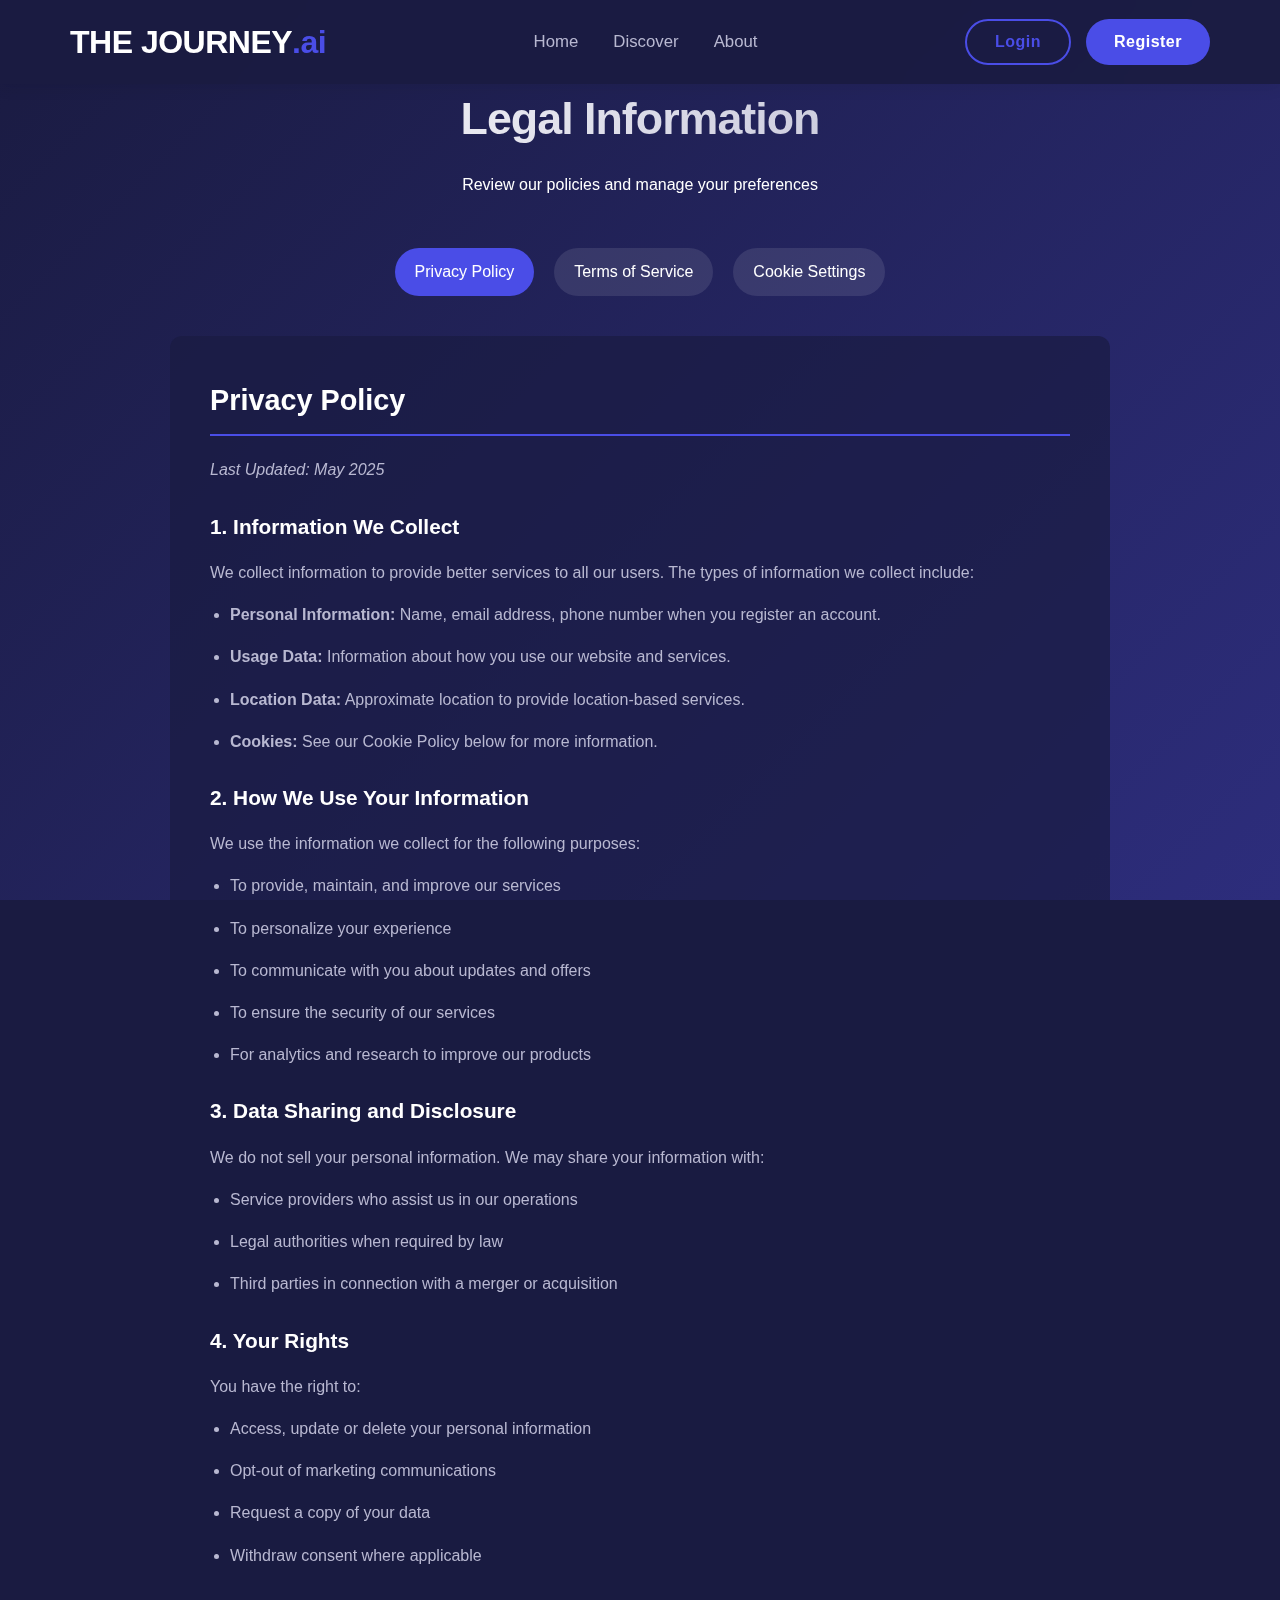
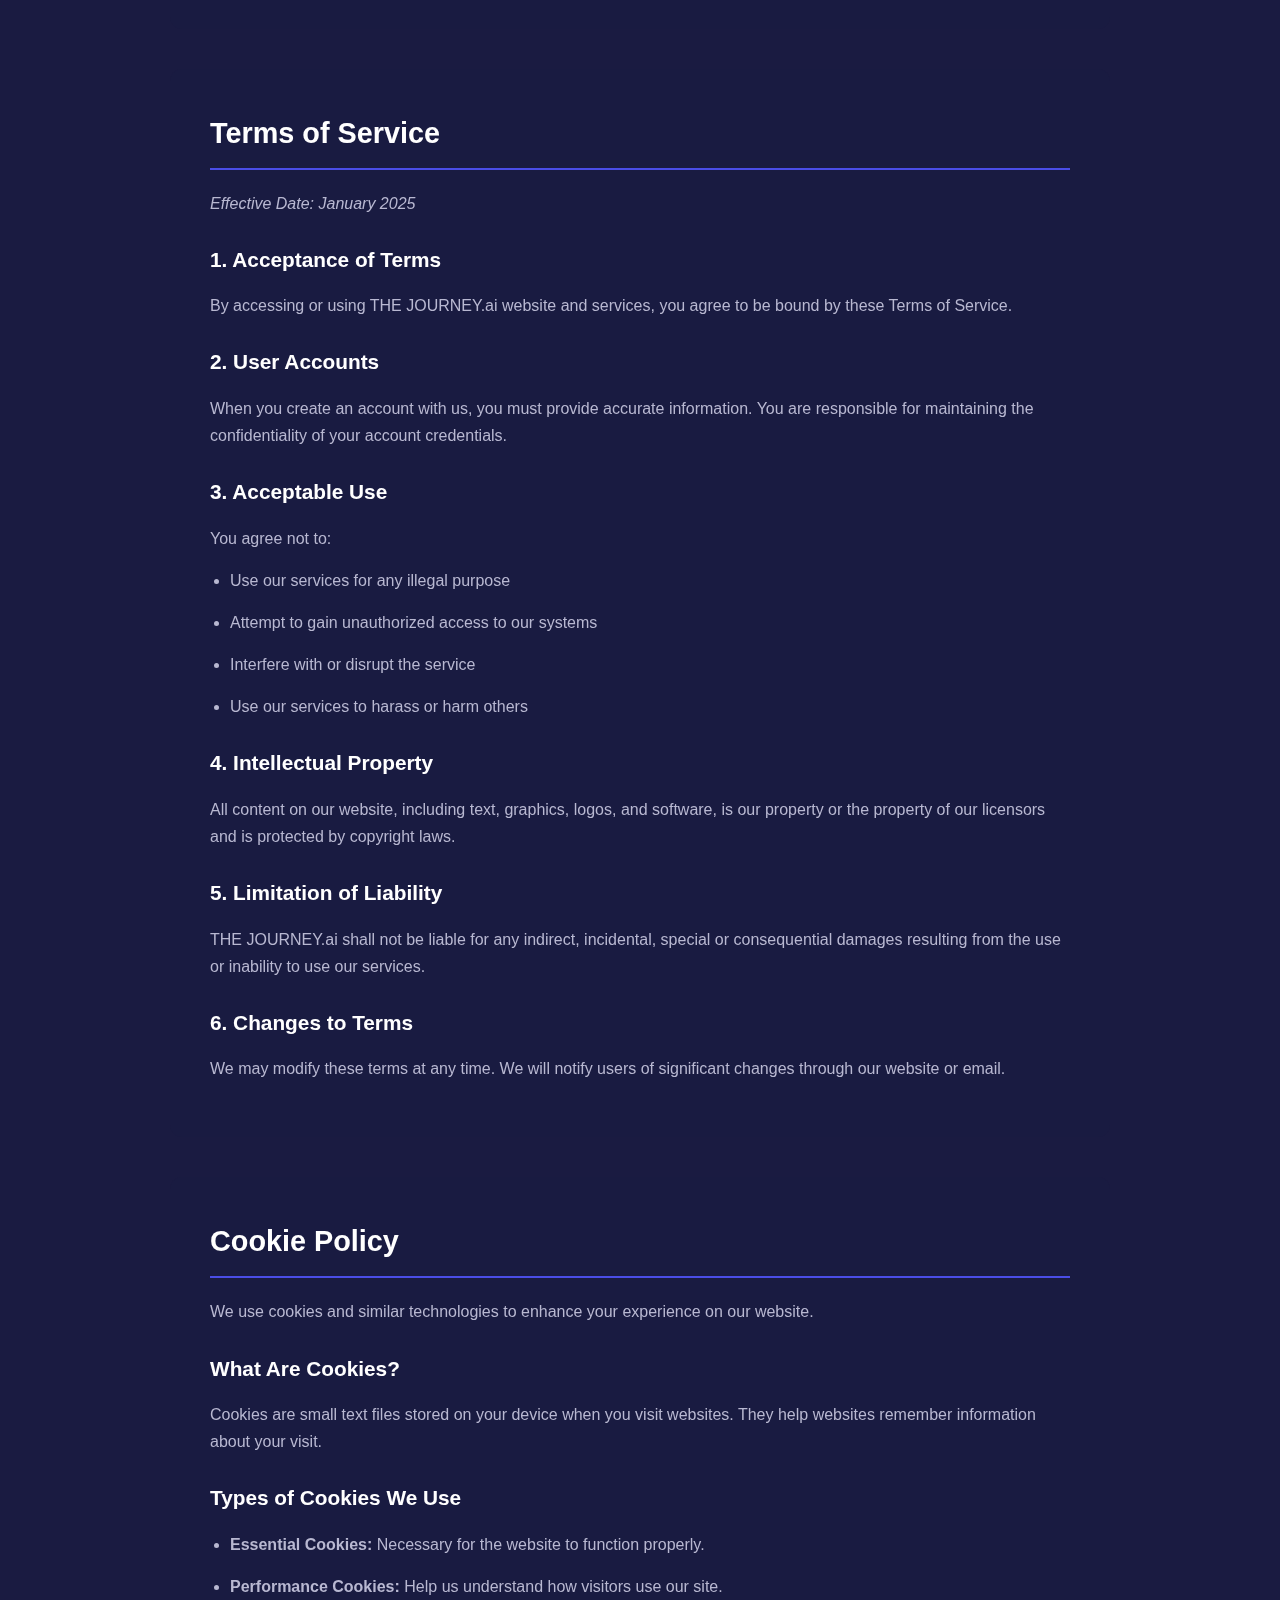
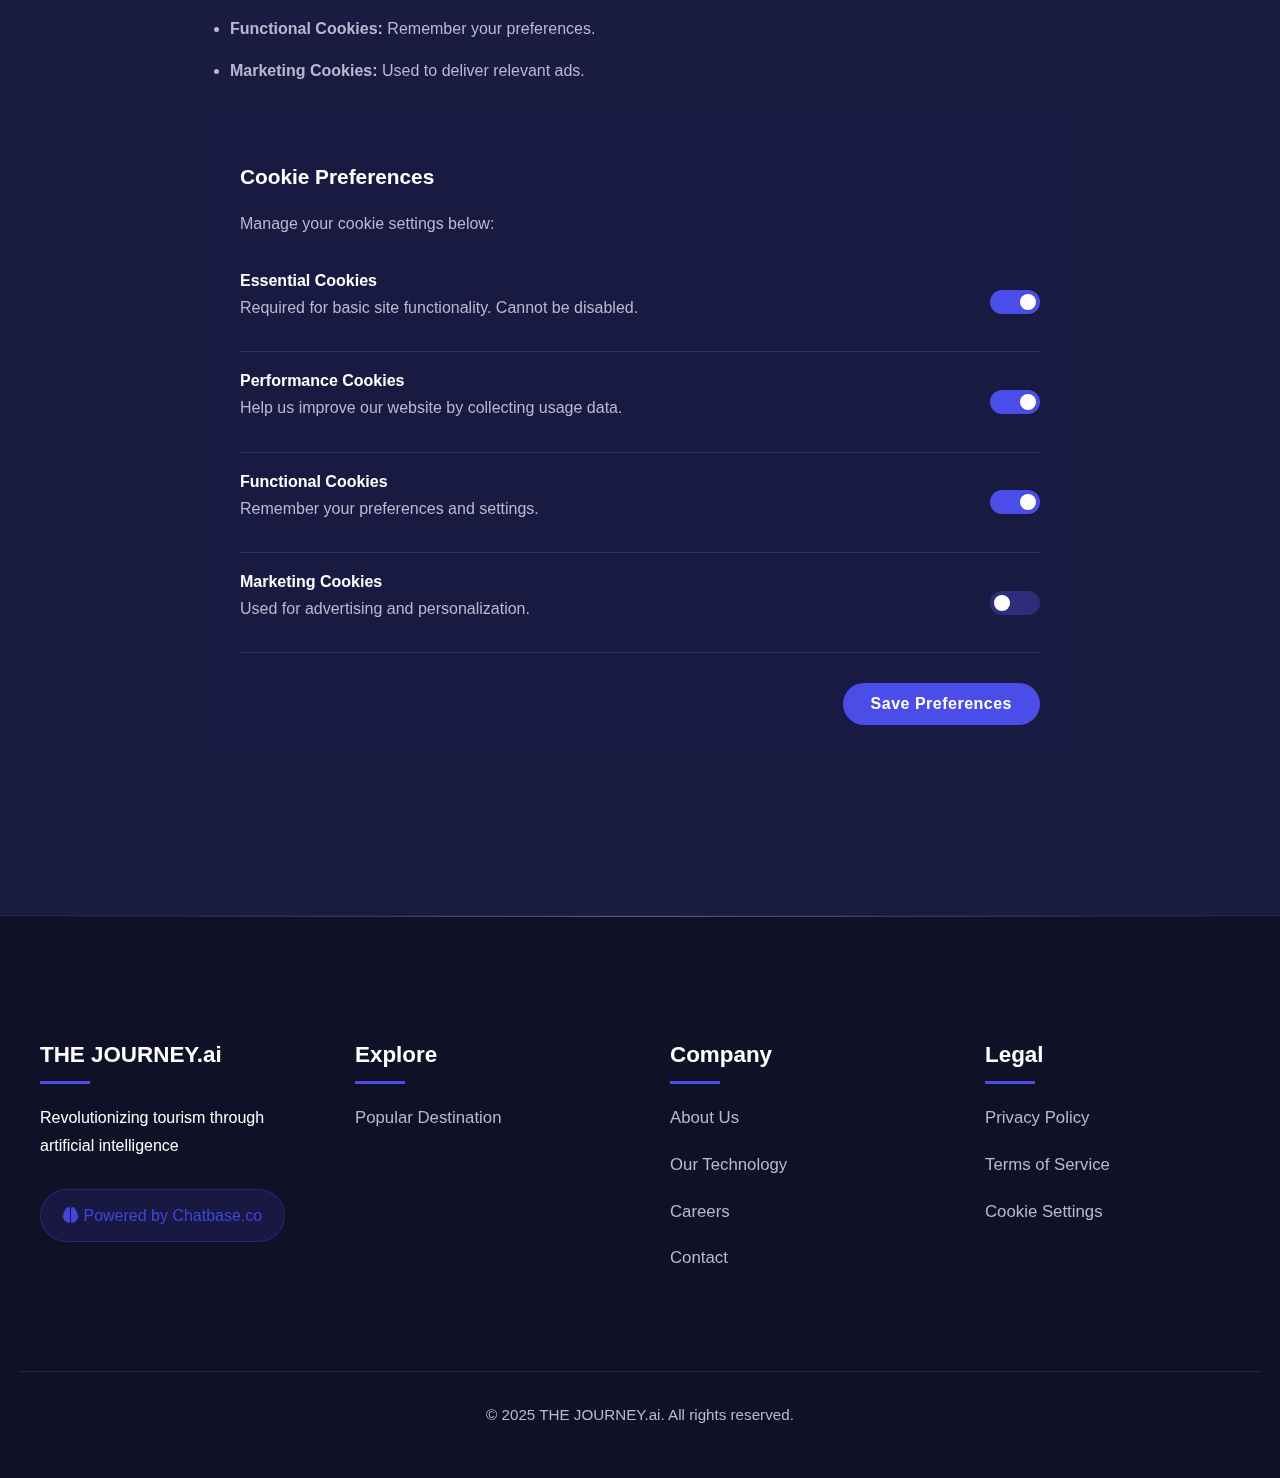
<file: legal.html>
<!DOCTYPE html>
<html lang="en">
  <head>
    <meta charset="UTF-8" />
    <meta name="viewport" content="width=device-width, initial-scale=1.0" />
    <title>THE JOURNEY - Legal</title>
    <link rel="stylesheet" href="about.css" />
    <link
      rel="stylesheet"
      href="https://cdnjs.cloudflare.com/ajax/libs/font-awesome/6.4.0/css/all.min.css"
    />
    <style>
      /* Legal Page */
      .legal-section {
        padding: 80px 30px;
        max-width: 1000px;
        margin: 0 auto;
      }

      .legal-header {
        text-align: center;
        margin-bottom: 50px;
      }

      .legal-header h1 {
        font-size: 2.8rem;
        background: linear-gradient(90deg, var(--text), var(--text-secondary));
        -webkit-background-clip: text;
        background-clip: text;
        color: transparent;
        font-weight: 700;
        letter-spacing: -1px;
        margin-bottom: 15px;
      }

      .legal-nav {
        display: flex;
        justify-content: center;
        gap: 20px;
        margin-bottom: 40px;
        flex-wrap: wrap;
      }

      .legal-nav a {
        padding: 10px 20px;
        border-radius: 30px;
        background: rgba(255, 255, 255, 0.1);
        color: var(--text);
        text-decoration: none;
        transition: all 0.3s ease;
        font-weight: 500;
      }

      .legal-nav a:hover,
      .legal-nav a.active {
        background: var(--accent);
        color: white;
      }

      .legal-content {
        background: rgba(26, 27, 65, 0.7);
        border-radius: 12px;
        padding: 40px;
        margin-bottom: 40px;
      }

      .legal-content h2 {
        color: var(--text);
        margin-bottom: 20px;
        font-size: 1.8rem;
        border-bottom: 2px solid var(--accent);
        padding-bottom: 10px;
      }

      .legal-content h3 {
        color: var(--text);
        margin: 25px 0 15px;
        font-size: 1.3rem;
      }

      .legal-content p,
      .legal-content li {
        color: var(--text-secondary);
        line-height: 1.7;
        margin-bottom: 15px;
      }

      .legal-content ul {
        padding-left: 20px;
        margin-bottom: 20px;
      }

      /* Cookie Settings Specific */
      .cookie-settings {
        background: rgba(26, 27, 65, 0.7);
        border-radius: 12px;
        padding: 30px;
      }

      .cookie-toggle {
        display: flex;
        justify-content: space-between;
        align-items: center;
        padding: 15px 0;
        border-bottom: 1px solid rgba(255, 255, 255, 0.1);
      }

      .toggle-switch {
        position: relative;
        display: inline-block;
        width: 50px;
        height: 24px;
      }

      .toggle-switch input {
        opacity: 0;
        width: 0;
        height: 0;
      }

      .slider {
        position: absolute;
        cursor: pointer;
        top: 0;
        left: 0;
        right: 0;
        bottom: 0;
        background-color: var(--secondary);
        transition: 0.4s;
        border-radius: 24px;
      }

      .slider:before {
        position: absolute;
        content: "";
        height: 16px;
        width: 16px;
        left: 4px;
        bottom: 4px;
        background-color: white;
        transition: 0.4s;
        border-radius: 50%;
      }

      input:checked + .slider {
        background-color: var(--accent);
      }

      input:checked + .slider:before {
        transform: translateX(26px);
      }

      .save-settings {
        margin-top: 30px;
        text-align: right;
      }

      @media (max-width: 768px) {
        .legal-header h1 {
          font-size: 2.2rem;
        }

        .legal-content {
          padding: 30px 20px;
        }

        .legal-nav {
          gap: 10px;
        }

        .legal-nav a {
          padding: 8px 15px;
          font-size: 0.9rem;
        }
      }
    </style>
  </head>
  <body>
    <!-- Header -->
    <header id="mainHeader">
      <div class="nav-container">
        <div class="logo">THE JOURNEY<span>.ai</span></div>
        <nav class="nav-links">
          <a href="HTML_Home.html">Home</a>
          <a href="#" id="discoverLink">Discover</a>
          <a href="HTML_About.html">About</a>
        </nav>
        <div class="auth-buttons">
          <button class="btn btn-outline" id="loginBtn">Login</button>
          <button class="btn btn-primary" id="registerBtn">Register</button>
        </div>
      </div>
    </header>

    <!-- Legal Content -->
    <section class="legal-section">
      <div class="legal-header">
        <h1>Legal Information</h1>
        <p>Review our policies and manage your preferences</p>
      </div>

      <div class="legal-nav">
        <a href="#privacy" class="active">Privacy Policy</a>
        <a href="#terms">Terms of Service</a>
        <a href="#cookies">Cookie Settings</a>
      </div>

      <!-- Privacy Policy -->
      <div id="privacy" class="legal-content">
        <h2>Privacy Policy</h2>
        <p><em>Last Updated: May 2025</em></p>

        <h3>1. Information We Collect</h3>
        <p>
          We collect information to provide better services to all our users.
          The types of information we collect include:
        </p>
        <ul>
          <li>
            <strong>Personal Information:</strong> Name, email address, phone
            number when you register an account.
          </li>
          <li>
            <strong>Usage Data:</strong> Information about how you use our
            website and services.
          </li>
          <li>
            <strong>Location Data:</strong> Approximate location to provide
            location-based services.
          </li>
          <li>
            <strong>Cookies:</strong> See our Cookie Policy below for more
            information.
          </li>
        </ul>

        <h3>2. How We Use Your Information</h3>
        <p>We use the information we collect for the following purposes:</p>
        <ul>
          <li>To provide, maintain, and improve our services</li>
          <li>To personalize your experience</li>
          <li>To communicate with you about updates and offers</li>
          <li>To ensure the security of our services</li>
          <li>For analytics and research to improve our products</li>
        </ul>

        <h3>3. Data Sharing and Disclosure</h3>
        <p>
          We do not sell your personal information. We may share your
          information with:
        </p>
        <ul>
          <li>Service providers who assist us in our operations</li>
          <li>Legal authorities when required by law</li>
          <li>Third parties in connection with a merger or acquisition</li>
        </ul>

        <h3>4. Your Rights</h3>
        <p>You have the right to:</p>
        <ul>
          <li>Access, update or delete your personal information</li>
          <li>Opt-out of marketing communications</li>
          <li>Request a copy of your data</li>
          <li>Withdraw consent where applicable</li>
        </ul>
      </div>

      <!-- Terms of Service -->
      <div id="terms" class="legal-content">
        <h2>Terms of Service</h2>
        <p><em>Effective Date: January 2025</em></p>

        <h3>1. Acceptance of Terms</h3>
        <p>
          By accessing or using THE JOURNEY.ai website and services, you agree
          to be bound by these Terms of Service.
        </p>

        <h3>2. User Accounts</h3>
        <p>
          When you create an account with us, you must provide accurate
          information. You are responsible for maintaining the confidentiality
          of your account credentials.
        </p>

        <h3>3. Acceptable Use</h3>
        <p>You agree not to:</p>
        <ul>
          <li>Use our services for any illegal purpose</li>
          <li>Attempt to gain unauthorized access to our systems</li>
          <li>Interfere with or disrupt the service</li>
          <li>Use our services to harass or harm others</li>
        </ul>

        <h3>4. Intellectual Property</h3>
        <p>
          All content on our website, including text, graphics, logos, and
          software, is our property or the property of our licensors and is
          protected by copyright laws.
        </p>

        <h3>5. Limitation of Liability</h3>
        <p>
          THE JOURNEY.ai shall not be liable for any indirect, incidental,
          special or consequential damages resulting from the use or inability
          to use our services.
        </p>

        <h3>6. Changes to Terms</h3>
        <p>
          We may modify these terms at any time. We will notify users of
          significant changes through our website or email.
        </p>
      </div>

      <!-- Cookie Settings -->
      <div id="cookies" class="legal-content">
        <h2>Cookie Policy</h2>
        <p>
          We use cookies and similar technologies to enhance your experience on
          our website.
        </p>

        <h3>What Are Cookies?</h3>
        <p>
          Cookies are small text files stored on your device when you visit
          websites. They help websites remember information about your visit.
        </p>

        <h3>Types of Cookies We Use</h3>
        <ul>
          <li>
            <strong>Essential Cookies:</strong> Necessary for the website to
            function properly.
          </li>
          <li>
            <strong>Performance Cookies:</strong> Help us understand how
            visitors use our site.
          </li>
          <li>
            <strong>Functional Cookies:</strong> Remember your preferences.
          </li>
          <li>
            <strong>Marketing Cookies:</strong> Used to deliver relevant ads.
          </li>
        </ul>

        <div class="cookie-settings">
          <h3>Cookie Preferences</h3>
          <p>Manage your cookie settings below:</p>

          <div class="cookie-toggle">
            <div>
              <h4>Essential Cookies</h4>
              <p>Required for basic site functionality. Cannot be disabled.</p>
            </div>
            <label class="toggle-switch">
              <input type="checkbox" checked disabled />
              <span class="slider"></span>
            </label>
          </div>

          <div class="cookie-toggle">
            <div>
              <h4>Performance Cookies</h4>
              <p>Help us improve our website by collecting usage data.</p>
            </div>
            <label class="toggle-switch">
              <input type="checkbox" id="performance-cookies" checked />
              <span class="slider"></span>
            </label>
          </div>

          <div class="cookie-toggle">
            <div>
              <h4>Functional Cookies</h4>
              <p>Remember your preferences and settings.</p>
            </div>
            <label class="toggle-switch">
              <input type="checkbox" id="functional-cookies" checked />
              <span class="slider"></span>
            </label>
          </div>

          <div class="cookie-toggle">
            <div>
              <h4>Marketing Cookies</h4>
              <p>Used for advertising and personalization.</p>
            </div>
            <label class="toggle-switch">
              <input type="checkbox" id="marketing-cookies" />
              <span class="slider"></span>
            </label>
          </div>

          <div class="save-settings">
            <button class="btn btn-primary" id="save-cookie-settings">
              Save Preferences
            </button>
          </div>
        </div>
      </div>
    </section>

    <!-- Footer -->
    <footer>
      <div class="footer-content">
        <div class="footer-column">
          <h3>THE JOURNEY.ai</h3>
          <p>Revolutionizing tourism through artificial intelligence</p>
          <div class="ai-badge">
            <a href="https://www.chatbase.co/" target="_blank">
              <i class="fas fa-brain"></i>
              <span>Powered by Chatbase.co</span>
            </a>
          </div>
        </div>
        <div class="footer-column">
          <h3>Explore</h3>
          <ul>
            <li><a href="HTML_Home.html#discover">Popular Destination</a></li>
          </ul>
        </div>
        <div class="footer-column">
          <h3>Company</h3>
          <ul>
            <li><a href="HTML_About.html#about">About Us</a></li>
            <li><a href="HTML_About.html#technology">Our Technology</a></li>
            <li><a href="HTML_About.html#careers">Careers</a></li>
            <li><a href="HTML_About.html#contact">Contact</a></li>
          </ul>
        </div>
        <div class="footer-column">
          <h3>Legal</h3>
          <ul>
            <li><a href="HTML_Legal.html#privacy">Privacy Policy</a></li>
            <li><a href="HTML_Legal.html#terms">Terms of Service</a></li>
            <li><a href="HTML_Legal.html#cookies">Cookie Settings</a></li>
          </ul>
        </div>
      </div>
      <div class="footer-bottom">
        <p>&copy; 2025 THE JOURNEY.ai. All rights reserved.</p>
      </div>
    </footer>

    <!-- Login Modal -->
    <div class="modal" id="loginModal">
      <div class="modal-content">
        <div class="modal-header">
          <h2>Login to Your Account</h2>
          <span class="close-modal" onclick="closeModal('loginModal')"
            >&times;</span
          >
        </div>
        <div class="modal-body">
          <form id="loginForm">
            <div class="form-group">
              <label for="loginEmail">Email Address</label>
              <input type="email" id="loginEmail" required />
            </div>
            <div class="form-group">
              <label for="loginPassword">Password</label>
              <input type="password" id="loginPassword" required />
            </div>
            <button type="submit" class="submit-btn">Login</button>
            <div class="form-footer">
              <p>Don't have an account?</p>
              <a href="#" onclick="showRegister()"> Register here</a>
            </div>
          </form>
        </div>
      </div>
    </div>

    <!-- Register Modal -->
    <div class="modal" id="registerModal">
      <div class="modal-content">
        <div class="modal-header">
          <h2>Create an Account</h2>
          <span class="close-modal" onclick="closeModal('registerModal')"
            >&times;</span
          >
        </div>
        <div class="modal-body">
          <form id="registerForm">
            <div class="form-group">
              <label for="regName">Full Name</label>
              <input type="text" id="regName" required />
            </div>
            <div class="form-group">
              <label for="regEmail">Email Address</label>
              <input type="email" id="regEmail" required />
            </div>
            <div class="form-group">
              <label for="regPassword">Password</label>
              <input type="password" id="regPassword" required />
            </div>
            <div class="form-group">
              <label for="regConfirmPassword">Confirm Password</label>
              <input type="password" id="regConfirmPassword" required />
            </div>
            <button type="submit" class="submit-btn">Register</button>
            <div class="form-footer">
              Already have an account?
              <a href="#" onclick="showLogin()"> Login here</a>
            </div>
          </form>
        </div>
      </div>
    </div>

    <script>
      //Discover confirmation
      document.addEventListener("DOMContentLoaded", () => {
        const discoverLink = document.getElementById("discoverLink");
        const loggedInUser = JSON.parse(localStorage.getItem("loggedInUser"));

        if (discoverLink) {
          discoverLink.addEventListener("click", function (e) {
            e.preventDefault();
            if (loggedInUser) {
              window.location.href = "HTML_discover.html";
            } else {
              alert("Please login first to access Discover.");
              const loginModal = document.getElementById("loginModal");
              if (loginModal) {
                loginModal.style.display = "block";
              }
            }
          });
        }
      });
    </script>

    <script>
      // Scroll Effect
      window.addEventListener("scroll", function () {
        const scrollPosition = window.scrollY;
        const header = document.getElementById("mainHeader");

        if (scrollPosition > 50) {
          header.classList.add("scrolled");
          document.body.classList.add("scrolled");
        } else {
          header.classList.remove("scrolled");
          document.body.classList.remove("scrolled");
        }

        const maxScroll = 300;
        const scrollPercent = Math.min(scrollPosition / maxScroll, 1);
        const darkenAmount = scrollPercent * 0.2;

        document.body.style.setProperty(
          "--card-bg",
          `rgba(255, 255, 255, ${0.08 + darkenAmount})`
        );
      });

      // Modal Functionality - Login & Register Display
      document
        .getElementById("loginBtn")
        .addEventListener("click", function () {
          document.getElementById("loginModal").style.display = "block";
        });

      document
        .getElementById("registerBtn")
        .addEventListener("click", function () {
          document.getElementById("registerModal").style.display = "block";
        });

      function closeModal(id) {
        document.getElementById(id).style.display = "none";
      }

      function showRegister() {
        closeModal("loginModal");
        document.getElementById("registerModal").style.display = "block";
      }

      function showLogin() {
        closeModal("registerModal");
        document.getElementById("loginModal").style.display = "block";
      }

      // Close modal when clicking outside
      window.onclick = function (event) {
        if (event.target.classList.contains("modal")) {
          document.querySelectorAll(".modal").forEach((modal) => {
            modal.style.display = "none";
          });
        }
      };

      // Login
      document
        .getElementById("loginForm")
        .addEventListener("submit", function (e) {
          e.preventDefault();

          const email = document.getElementById("loginEmail").value;
          const password = document.getElementById("loginPassword").value;

          const users = JSON.parse(localStorage.getItem("users")) || [];

          const user = users.find(
            (u) => u.email === email && u.password === password
          );

          if (user) {
            localStorage.setItem("loggedInUser", JSON.stringify(user));
            alert(`Welcome, ${user.name}!`);
            window.location.href = "HTML_discover.html";
          } else {
            alert("Invalid email or password.");
          }
        });

      // Register
      document
        .getElementById("registerForm")
        .addEventListener("submit", function (e) {
          e.preventDefault();

          const name = document.getElementById("regName").value;
          const email = document.getElementById("regEmail").value;
          const password = document.getElementById("regPassword").value;
          const confirmPassword =
            document.getElementById("regConfirmPassword").value;

          if (password !== confirmPassword) {
            alert("Passwords do not match. Please try again.");
            return;
          }

          const users = JSON.parse(localStorage.getItem("users")) || [];

          const emailExists = users.some((user) => user.email === email);
          if (emailExists) {
            alert("Email already registered!");
            return;
          }

          users.push({ name, email, password });
          localStorage.setItem("users", JSON.stringify(users));
          alert("Registration successful! You can now log in.");
          document.getElementById("registerModal").style.display = "none";
          document.getElementById("loginModal").style.display = "block";
        });

      // Current Loggedin user ay massaved
      document.addEventListener("DOMContentLoaded", function () {
        const loggedInUser = JSON.parse(localStorage.getItem("loggedInUser"));

        const loginBtn = document.getElementById("loginBtn");
        const registerBtn = document.getElementById("registerBtn");

        if (loggedInUser) {
          if (loginBtn) loginBtn.style.display = "none";
          if (registerBtn) registerBtn.style.display = "none";

          // Show user info or logout button
          const navContainer = document.querySelector(".nav-container");
          const userProfile = document.createElement("div");
          userProfile.classList.add("user-profile");
          userProfile.innerHTML = `
                    <i class='fas fa-user-alt'></i>
                    <span>${loggedInUser.name}</span>
                    <button class="btn btn-outline" onclick="logout()">Logout</button>
                `;
          navContainer.appendChild(userProfile);
        }

        window.logout = function () {
          localStorage.removeItem("loggedInUser");
          location.reload();
        };
      });

      // Cookie Function
      document.addEventListener("DOMContentLoaded", function () {
        if (localStorage.getItem("cookiePreferences")) {
          const preferences = JSON.parse(
            localStorage.getItem("cookiePreferences")
          );
          document.getElementById("performance-cookies").checked =
            preferences.performance;
          document.getElementById("functional-cookies").checked =
            preferences.functional;
          document.getElementById("marketing-cookies").checked =
            preferences.marketing;
        }

        // Save cookie preferences
        document
          .getElementById("save-cookie-settings")
          .addEventListener("click", function () {
            const preferences = {
              performance: document.getElementById("performance-cookies")
                .checked,
              functional: document.getElementById("functional-cookies").checked,
              marketing: document.getElementById("marketing-cookies").checked,
            };

            localStorage.setItem(
              "cookiePreferences",
              JSON.stringify(preferences)
            );
            alert("Your cookie preferences have been saved.");
          });

        // Smooth scroll for legal navigation
        document.querySelectorAll(".legal-nav a").forEach((link) => {
          link.addEventListener("click", function (e) {
            e.preventDefault();
            const targetId = this.getAttribute("href");
            const targetSection = document.querySelector(targetId);

            // Kapag active
            document
              .querySelectorAll(".legal-nav a")
              .forEach((a) => a.classList.remove("active"));
            this.classList.add("active");

            // Scroll sa section
            if (targetSection) {
              window.scrollTo({
                top: targetSection.offsetTop - 100,
                behavior: "smooth",
              });

              history.pushState(null, null, targetId);
            }
          });
        });

        function highlightCurrentSection() {
          const hash = window.location.hash;
          if (hash) {
            const targetLink = document.querySelector(
              `.legal-nav a[href="${hash}"]`
            );
            if (targetLink) {
              document
                .querySelectorAll(".legal-nav a")
                .forEach((a) => a.classList.remove("active"));
              targetLink.classList.add("active");
            }
          }
        }

        // highlight
        highlightCurrentSection();

        window.addEventListener("hashchange", highlightCurrentSection);
      });
    </script>
  </body>
</html>
</file>
<file: about.css>
:root {
  --primary: #1a1b41;
  --secondary: #2d2d7c;
  --accent: #4a4de7;
  --light: #e8e9f3;
  --text: #ffffff;
  --text-secondary: #b8b8d1;
  --card-bg: rgba(255, 255, 255, 0.08);
  --gradient: linear-gradient(135deg, var(--primary), var(--secondary));
  --ai-glow: 0 0 15px rgba(74, 77, 231, 0.5);
}

* {
  margin: 0;
  padding: 0;
  box-sizing: border-box;
  font-family: "Poppins", "Segoe UI", Tahoma, Geneva, Verdana, sans-serif;
}

body {
  background: var(--primary);
  color: var(--text);
  line-height: 1.7;
  min-height: 100vh;
  scroll-behavior: smooth;
}

body::before {
  content: "";
  position: fixed;
  top: 0;
  left: 0;
  width: 100%;
  height: 100%;
  background: var(--gradient);
  z-index: -2;
  transition: all 0.5s ease;
}

.scrolled::before {
  background: linear-gradient(135deg, #141432, #25256b);
}

/* Glass Card Effect */
.glass-card {
  background: rgba(255, 255, 255, 0.1);
  backdrop-filter: blur(12px);
  -webkit-backdrop-filter: blur(12px);
  border-radius: 16px;
  border: 1px solid rgba(255, 255, 255, 0.15);
  box-shadow: 0 8px 32px rgba(0, 0, 50, 0.2);
  padding: 25px;
  transition: all 0.4s cubic-bezier(0.175, 0.885, 0.32, 1.275);
  overflow: hidden;
  position: relative;
}

.glass-card::before {
  content: "";
  position: absolute;
  top: 0;
  left: 0;
  width: 100%;
  height: 100%;
  background: linear-gradient(
    45deg,
    transparent,
    rgba(255, 255, 255, 0.05),
    transparent
  );
  transform: translateX(-100%);
  transition: transform 0.6s ease;
}

.glass-card:hover {
  transform: translateY(-8px);
  box-shadow: 0 12px 40px rgba(0, 0, 50, 0.3);
}

.glass-card:hover::before {
  transform: translateX(100%);
}

/* Header */
header {
  padding: 15px 0;
  position: fixed;
  width: 100%;
  z-index: 1000;
  background: rgba(26, 27, 65, 0.95);
  backdrop-filter: blur(10px);
  -webkit-backdrop-filter: blur(10px);
  transition: all 0.4s ease;
  box-shadow: 0 2px 15px rgba(0, 0, 30, 0.1);
}

header.scrolled {
  padding: 10px 0;
  background: rgba(20, 20, 50, 0.98);
  box-shadow: 0 4px 25px rgba(0, 0, 30, 0.3);
}

.nav-container {
  display: flex;
  justify-content: space-between;
  align-items: center;
  max-width: 1200px;
  margin: 0 auto;
  padding: 0 30px;
  gap: 20px;
}

.nav-links {
  display: flex;
  gap: 35px;
  margin: 0 auto;
}

.user-profile {
  display: flex;
  align-items: center;
  gap: 12px;
  margin-left: auto;
}

.logo {
  font-size: 2rem;
  font-weight: 700;
  color: var(--text);
  letter-spacing: -0.5px;
  transition: all 0.3s ease;
}

.logo:hover {
  transform: scale(1.02);
}

.logo span {
  color: var(--accent);
  font-weight: 800;
}

.nav-links {
  display: flex;
  gap: 35px;
}

.nav-links a {
  color: var(--text-secondary);
  text-decoration: none;
  font-weight: 500;
  font-size: 1.05rem;
  transition: all 0.3s ease;
  position: relative;
  padding: 5px 0;
}

.nav-links a:hover,
.nav-links a.active {
  color: var(--text);
}

.nav-links a.active::after {
  content: "";
  position: absolute;
  bottom: 0;
  left: 0;
  width: 100%;
  height: 2px;
  background: var(--accent);
  transform-origin: left;
  animation: underline 0.3s ease forwards;
}

@keyframes underline {
  from {
    transform: scaleX(0);
  }
  to {
    transform: scaleX(1);
  }
}

/* Buttons */
.btn {
  padding: 12px 28px;
  border-radius: 50px;
  font-weight: 600;
  cursor: pointer;
  transition: all 0.3s cubic-bezier(0.25, 0.8, 0.25, 1);
  border: none;
  font-size: 1rem;
  letter-spacing: 0.5px;
}

.btn-outline {
  background: transparent;
  border: 2px solid var(--accent);
  color: var(--accent);
}

.btn-outline:hover {
  background: rgba(74, 77, 231, 0.15);
  transform: translateY(-2px);
  box-shadow: 0 5px 15px rgba(74, 77, 231, 0.2);
}

.btn-primary {
  background: var(--accent);
  color: white;
  position: relative;
  overflow: hidden;
}

.btn-primary::before {
  content: "";
  position: absolute;
  top: 0;
  left: -100%;
  width: 100%;
  height: 100%;
  background: linear-gradient(
    90deg,
    transparent,
    rgba(255, 255, 255, 0.2),
    transparent
  );
  transition: 0.5s;
}

.btn-primary:hover {
  transform: translateY(-3px);
  box-shadow: 0 8px 25px rgba(74, 77, 231, 0.4);
}

.btn-primary:hover::before {
  left: 100%;
}

.auth-buttons {
  display: flex;
  gap: 15px;
}

/* Hero Section */
.hero {
  padding: 180px 0 100px;
  text-align: center;
  position: relative;
  height: 100vh;
  display: flex;
  align-items: center;
  justify-content: center;
  overflow: hidden;
}

.hero h1 {
  font-size: 4rem;
  margin-bottom: 25px;
  background: linear-gradient(90deg, #ffffff, #b8b8d1);
  -webkit-background-clip: text;
  background-clip: text;
  color: transparent;
  line-height: 1.2;
  font-weight: 700;
  letter-spacing: -1px;
  text-shadow: 0 2px 10px rgba(0, 0, 0, 0.2);
}

.hero p {
  font-size: 1.3rem;
  max-width: 700px;
  margin: 0 auto 40px;
  color: rgba(255, 255, 255, 0.9);
  font-weight: 300;
  line-height: 1.7;
}

.hero-buttons {
  display: flex;
  gap: 20px;
  justify-content: center;
  margin-bottom: 50px;
}

.hero-content {
  position: relative;
  z-index: 2;
  max-width: 1200px;
  margin: 0 auto;
  padding: 0 30px;
  animation: fadeInUp 0.8s ease;
}

@keyframes fadeInUp {
  from {
    opacity: 0;
    transform: translateY(30px);
  }
  to {
    opacity: 1;
    transform: translateY(0);
  }
}

.hero-slideshow {
  position: absolute;
  top: 0;
  left: 0;
  width: 100%;
  height: 100%;
  z-index: -1;
}

.hero-slide {
  position: absolute;
  width: 100%;
  height: 100%;
  opacity: 0;
  background-size: cover;
  background-position: center;
  background-repeat: no-repeat;
  transition: opacity 1.5s ease-in-out;
}

.hero-slide.active {
  opacity: 0.3;
}

.hero-slide::after {
  content: "";
  position: absolute;
  top: 0;
  left: 0;
  width: 100%;
  height: 100%;
  background: linear-gradient(
    to bottom,
    rgba(26, 27, 65, 0.7),
    rgba(26, 27, 65, 0.3)
  );
}

/* Features Section */
.ai-features {
  padding: 100px 20px;
  text-align: center;
  position: relative;
}

.ai-features::before {
  content: "";
  position: absolute;
  bottom: 0;
  left: 0;
  width: 100%;
  height: 100%;
  background: radial-gradient(
    circle at center,
    rgba(74, 77, 231, 0.1) 0%,
    transparent 70%
  );
  z-index: -1;
}

.features-grid {
  display: grid;
  grid-template-columns: repeat(auto-fit, minmax(320px, 1fr));
  gap: 30px;
  margin-top: 60px;
  max-width: 1200px;
  margin-left: auto;
  margin-right: auto;
}

.feature-card {
  padding: 35px;
  text-align: left;
  position: relative;
  z-index: 1;
}

.feature-icon {
  font-size: 3rem;
  color: var(--accent);
  margin-bottom: 25px;
  transition: all 0.3s ease;
}

.feature-card:hover .feature-icon {
  transform: scale(1.1);
}

.feature-card h3 {
  margin-bottom: 20px;
  color: var(--text);
  font-size: 1.5rem;
  font-weight: 600;
}

.feature-card p {
  color: var(--text-secondary);
  line-height: 1.8;
  font-size: 1.05rem;
}

/* Footer */
footer {
  padding: 120px 20px 50px;
  background-color: rgba(15, 15, 35, 0.9);
  backdrop-filter: blur(15px);
  -webkit-backdrop-filter: blur(15px);
  border-top: 1px solid rgba(255, 255, 255, 0.1);
  position: relative;
}

footer::before {
  content: "";
  position: absolute;
  top: 0;
  left: 0;
  width: 100%;
  height: 1px;
  background: linear-gradient(
    90deg,
    transparent,
    rgba(255, 255, 255, 0.3),
    transparent
  );
}

.footer-content {
  max-width: 1200px;
  margin: 0 auto;
  display: grid;
  grid-template-columns: repeat(auto-fit, minmax(220px, 1fr));
  gap: 60px;
}

.footer-column h3 {
  color: var(--text);
  margin-bottom: 30px;
  font-size: 1.4rem;
  position: relative;
  display: inline-block;
  font-weight: 600;
}

.footer-column h3::after {
  content: "";
  position: absolute;
  bottom: -10px;
  left: 0;
  width: 50px;
  height: 3px;
  background: var(--accent);
  transition: width 0.3s ease;
}

.footer-column:hover h3::after {
  width: 70px;
}

.footer-column ul {
  list-style: none;
}

.footer-column ul li {
  margin-bottom: 18px;
}

.footer-column ul li a {
  color: var(--text-secondary);
  text-decoration: none;
  transition: all 0.3s ease;
  display: inline-block;
  font-size: 1.05rem;
}

.footer-column ul li a:hover {
  color: var(--accent);
  transform: translateX(8px);
}

.footer-bottom {
  text-align: center;
  margin-top: 80px;
  padding-top: 30px;
  border-top: 1px solid rgba(255, 255, 255, 0.1);
  color: var(--text-secondary);
  font-size: 0.95rem;
}

.ai-badge {
  display: inline-flex;
  align-items: center;
  gap: 12px;
  padding: 12px 22px;
  background: rgba(74, 77, 231, 0.15);
  border-radius: 50px;
  color: var(--accent);
  font-size: 1rem;
  margin-top: 30px;
  border: 1px solid rgba(74, 77, 231, 0.3);
  transition: all 0.3s ease;
  font-weight: 500;
}

.ai-badge:hover {
  background: rgba(74, 77, 231, 0.25);
  box-shadow: var(--ai-glow);
  transform: translateY(-2px);
}

.ai-badge a {
  color: rgb(67, 69, 219);
  text-decoration: none;
}

/* Discover Section */
.discover {
  padding: 120px 0;
  position: relative;
}

.discover::before {
  content: "";
  position: absolute;
  top: 0;
  left: 0;
  width: 100%;
  height: 100%;
  background: radial-gradient(
    circle at top right,
    rgba(74, 77, 231, 0.05) 0%,
    transparent 70%
  );
  z-index: -1;
}

.section-title {
  text-align: center;
  margin: 0 auto 60px;
  font-size: 2.8rem;
  background: linear-gradient(90deg, #ffffff, #b8b8d1);
  -webkit-background-clip: text;
  background-clip: text;
  color: transparent;
  font-weight: 700;
  letter-spacing: -1px;
  position: relative;
  display: block;
  width: 100%;
  padding: 0 20px;
}

.section-title::after {
  content: "";
  position: absolute;
  bottom: -15px;
  left: 50%;
  transform: translateX(-50%);
  width: 80px;
  height: 4px;
  background: var(--accent);
  border-radius: 2px;
}

.container {
  max-width: 1200px;
  margin: 0 auto;
  padding: 0 30px;
}

.destinations-container {
  position: relative;
}

.municipalities-grid {
  display: grid;
  grid-template-columns: repeat(auto-fill, minmax(320px, 1fr));
  gap: 30px;
}

.municipality-card {
  cursor: pointer;
  transition: all 0.4s cubic-bezier(0.25, 0.8, 0.25, 1);
  position: relative;
  overflow: hidden;
}

.municipality-card:hover {
  transform: translateY(-10px);
  box-shadow: 0 15px 35px rgba(0, 0, 50, 0.3);
}

.card-image {
  height: 220px;
  border-radius: 15px;
  overflow: hidden;
  margin-bottom: 20px;
  position: relative;
  box-shadow: 0 8px 25px rgba(0, 0, 0, 0.2);
}

.card-image img {
  width: 100%;
  height: 100%;
  object-fit: cover;
  transition: transform 0.6s ease;
}

.municipality-card:hover .card-image img {
  transform: scale(1.1);
}

.spot-name {
  position: absolute;
  bottom: 0;
  left: 0;
  right: 0;
  padding: 20px;
  background: linear-gradient(to top, rgba(0, 0, 0, 0.8), transparent);
  color: white;
  font-weight: 600;
  font-size: 1.2rem;
}

.municipality-name {
  font-weight: 700;
  margin-bottom: 8px;
  display: flex;
  align-items: center;
  gap: 10px;
  color: var(--text);
  font-size: 1.1rem;
}

.municipality-name i {
  color: var(--accent);
  font-size: 1.2rem;
}

.municipalities-grid p {
  color: var(--light);
  line-height: 1.7;
}

.see-more-container {
  text-align: center;
  margin-top: 50px;
}

.see-more-btn {
  padding: 14px 35px;
  display: inline-flex;
  align-items: center;
  gap: 10px;
  transition: all 0.3s ease;
  font-size: 1.05rem;
}

.see-more-btn i {
  transition: transform 0.3s ease;
}

.see-more-btn:hover {
  background: rgba(74, 77, 231, 0.15);
}

.see-more-btn:hover i {
  transform: translateX(5px);
}

/* Modal Design */
.modal {
  display: none;
  position: fixed;
  top: 0;
  left: 0;
  width: 100%;
  height: 100%;
  background: rgba(0, 0, 0, 0.9);
  z-index: 1000;
  overflow-y: auto;
  animation: fadeIn 0.3s ease;
}

@keyframes fadeIn {
  from {
    opacity: 0;
  }
  to {
    opacity: 1;
  }
}

.modal-content {
  background: var(--primary);
  width: 90%;
  max-width: 500px;
  margin: 100px auto;
  border-radius: 20px;
  overflow: hidden;
  animation: modalSlideIn 0.4s cubic-bezier(0.175, 0.885, 0.32, 1.1);
  border: 1px solid rgba(74, 77, 231, 0.4);
  box-shadow: 0 20px 60px rgba(0, 0, 50, 0.6);
  transform-origin: center;
}

@keyframes modalSlideIn {
  from {
    opacity: 0;
    transform: translateY(-30px) scale(0.95);
  }
  to {
    opacity: 1;
    transform: translateY(0) scale(1);
  }
}

.modal-header {
  padding: 25px;
  display: flex;
  justify-content: space-between;
  align-items: center;
  border-bottom: 1px solid rgba(255, 255, 255, 0.1);
  background: rgba(74, 77, 231, 0.15);
}

.modal-header h2 {
  font-size: 1.8rem;
  color: var(--text);
  background: linear-gradient(90deg, var(--accent), #b8b8d1);
  -webkit-background-clip: text;
  background-clip: text;
  color: transparent;
  font-weight: 700;
}

.close-modal {
  font-size: 2rem;
  cursor: pointer;
  color: var(--text-secondary);
  transition: all 0.3s ease;
}

.close-modal:hover {
  color: var(--accent);
  transform: rotate(90deg);
}

.modal-body {
  padding: 35px;
}

.form-group {
  margin-bottom: 30px;
}

.form-group label {
  display: block;
  margin-bottom: 12px;
  font-weight: 500;
  color: var(--text-secondary);
  font-size: 1.05rem;
}

.form-group input {
  width: 100%;
  padding: 16px 20px;
  border: 1px solid rgba(255, 255, 255, 0.15);
  border-radius: 12px;
  font-size: 1.05rem;
  background: rgba(255, 255, 255, 0.08);
  color: var(--text);
  transition: all 0.3s ease;
}

.form-group input:focus {
  outline: none;
  border-color: var(--accent);
  box-shadow: 0 0 0 3px rgba(74, 77, 231, 0.3);
  background: rgba(255, 255, 255, 0.12);
}

.submit-btn {
  width: 100%;
  padding: 18px;
  background: var(--gradient);
  color: white;
  border: none;
  border-radius: 12px;
  font-size: 1.1rem;
  font-weight: 600;
  cursor: pointer;
  transition: all 0.3s ease;
  margin-top: 15px;
  box-shadow: 0 5px 25px rgba(74, 77, 231, 0.5);
  position: relative;
  overflow: hidden;
}

.submit-btn::after {
  content: "";
  position: absolute;
  top: 0;
  left: -100%;
  width: 100%;
  height: 100%;
  background: linear-gradient(
    90deg,
    transparent,
    rgba(255, 255, 255, 0.2),
    transparent
  );
  transition: 0.5s;
}

.submit-btn:hover {
  transform: translateY(-3px);
  box-shadow: 0 8px 30px rgba(74, 77, 231, 0.6);
}

.submit-btn:hover::after {
  left: 100%;
}

.form-footer {
  text-align: center;
  margin-top: 30px;
  color: var(--text-secondary);
  font-size: 1.05rem;
}

.form-footer a {
  color: var(--accent);
  text-decoration: none;
  font-weight: 500;
  transition: all 0.3s ease;
  position: relative;
}

.form-footer a:hover {
  color: var(--accent);
  text-decoration: underline;
}

/* User Profile Styles */
.user-profile {
  display: flex;
  align-items: center;
  gap: 12px;
  color: var(--text);
  font-weight: 500;
  margin-left: 20px;
}

.user-profile i {
  color: var(--accent);
  font-size: 1.2rem;
}

.user-profile span {
  margin-right: 10px;
}

/* Responsive Design */
@media (max-width: 1024px) {
  .hero h1 {
    font-size: 3.2rem;
  }

  .section-title {
    font-size: 2.4rem;
  }
}

@media (max-width: 768px) {
  .nav-container {
    flex-direction: column;
    gap: 20px;
    padding: 15px;
  }

  .nav-links {
    gap: 20px;
  }

  .auth-buttons {
    margin-top: 10px;
  }

  .hero {
    padding: 150px 0 60px;
    height: auto;
    min-height: 100vh;
  }

  .hero h1 {
    font-size: 2.5rem;
  }

  .hero p {
    font-size: 1.1rem;
  }

  .hero-buttons {
    flex-direction: column;
    gap: 15px;
  }

  .section-title {
    font-size: 2rem;
  }

  .features-grid {
    grid-template-columns: 1fr;
  }

  .municipalities-grid {
    grid-template-columns: 1fr;
  }

  .footer-content {
    grid-template-columns: 1fr;
    gap: 40px;
  }

  .modal-content {
    margin: 50px auto;
  }
}

@media (max-width: 480px) {
  .hero h1 {
    font-size: 2rem;
  }

  .hero p {
    font-size: 1rem;
  }

  .btn {
    padding: 10px 20px;
  }

  .section-title {
    font-size: 1.8rem;
  }

  .modal-body {
    padding: 25px;
  }
}

/* About Page Styles */
.about-section {
  padding: 80px 30px;
  max-width: 1200px;
  margin: 0 auto;
  margin-bottom: 20px;
}

.section-header {
  text-align: center;
  margin-bottom: 50px;
}

.section-header h2 {
  font-size: 2.5rem;
  background: linear-gradient(90deg, var(--text), var(--text-secondary));
  -webkit-background-clip: text;
  background-clip: text;
  color: transparent;
  font-weight: 700;
  letter-spacing: -1px;
  margin-bottom: 15px;
}

.section-header p {
  color: var(--text-secondary);
  max-width: 700px;
  margin: 0 auto;
  font-size: 1.1rem;
  line-height: 1.6;
}

.section-divider {
  width: 60px;
  height: 3px;
  background: var(--accent);
  margin: 25px auto;
  border-radius: 2px;
}

/* Content Cards */
.about-grid {
  display: grid;
  grid-template-columns: repeat(auto-fit, minmax(300px, 1fr));
  gap: 30px;
  margin-bottom: 60px;
}

.about-card {
  text-align: center;
  padding: 30px;
  background: rgba(26, 27, 65, 0.7);
  border-radius: 12px;
  border: 1px solid rgba(255, 255, 255, 0.1);
  transition: all 0.3s ease;
}

.about-card:hover {
  transform: translateY(-5px);
  box-shadow: 0 10px 25px rgba(0, 0, 50, 0.3);
}

.about-card i {
  font-size: 2.5rem;
  color: var(--accent);
  margin-bottom: 20px;
}

.about-card h3 {
  margin-bottom: 15px;
  color: var(--text);
  font-size: 1.3rem;
  font-weight: 600;
}

.about-card p {
  color: var(--text-secondary);
  line-height: 1.7;
  font-size: 1rem;
}

/* Team Section */
.team-grid {
  display: grid;
  grid-template-columns: repeat(auto-fit, minmax(250px, 1fr));
  gap: 25px;
  margin-top: 40px;
}

.team-member {
  text-align: center;
  padding: 25px;
  background: rgba(26, 27, 65, 0.7);
  border-radius: 12px;
}

.team-member img {
  width: 160px;
  height: 160px;
  border-radius: 50%;
  object-fit: cover;
  margin-bottom: 15px;
  border: 3px solid var(--accent);
}

.team-member h4 {
  margin-bottom: 8px;
  color: var(--text);
  font-size: 1.1rem;
}

.team-member p {
  color: var(--text-secondary);
  font-size: 0.9rem;
}

/* Technology Section */
.tech-stack {
  display: flex;
  flex-wrap: wrap;
  justify-content: center;
  gap: 25px;
  margin-top: 40px;
}

.tech-item {
  display: flex;
  flex-direction: column;
  align-items: center;
  width: 100px;
}

.tech-icon {
  width: 70px;
  height: 70px;
  background: var(--secondary);
  border-radius: 18px;
  display: flex;
  align-items: center;
  justify-content: center;
  margin-bottom: 12px;
  font-size: 2rem;
  color: var(--text);
}

.tech-item p {
  color: var(--text-secondary);
  font-size: 0.85rem;
  text-align: center;
}

/* Careers Section */
.job-openings {
  margin-top: 40px;
}

.job-card {
  margin-bottom: 25px;
  padding: 25px;
  background: rgba(26, 27, 65, 0.7);
  border-radius: 12px;
}

.job-card h4 {
  color: var(--text);
  margin-bottom: 10px;
  font-size: 1.1rem;
}

.job-card p {
  color: var(--text-secondary);
  margin-bottom: 15px;
  line-height: 1.6;
}

/* Contact Section */
.contact-info {
  display: grid;
  grid-template-columns: repeat(auto-fit, minmax(250px, 1fr));
  gap: 30px;
  margin-top: 40px;
}

.contact-method {
  display: flex;
  align-items: flex-start;
  gap: 15px;
  padding: 20px;
  background: rgba(26, 27, 65, 0.7);
  border-radius: 12px;
}

.contact-method i {
  font-size: 1.5rem;
  color: var(--accent);
  margin-top: 3px;
}

.contact-details h4 {
  color: var(--text);
  margin-bottom: 8px;
  font-size: 1.1rem;
}

.contact-details p {
  color: var(--text-secondary);
  font-size: 0.95rem;
  line-height: 1.6;
}

.contact-form {
  margin-top: 40px;
  max-width: 600px;
  padding: 30px;
  background: rgba(26, 27, 65, 0.7);
  border-radius: 12px;
  margin: auto;
}

.form-group {
  margin-bottom: 20px;
}

.form-group label {
  display: block;
  margin-bottom: 8px;
  color: var(--text-secondary);
  font-weight: 500;
  font-size: 0.95rem;
}

.form-group input,
.form-group textarea {
  width: 100%;
  padding: 12px 15px;
  border: 1px solid rgba(255, 255, 255, 0.15);
  border-radius: 8px;
  background: rgba(255, 255, 255, 0.08);
  color: var(--text);
  font-size: 0.95rem;
  transition: all 0.3s ease;
}

.form-group input:focus,
.form-group textarea:focus {
  outline: none;
  border-color: var(--accent);
  box-shadow: 0 0 0 3px rgba(74, 77, 231, 0.3);
}

.form-group textarea {
  height: 140px;
  resize: vertical;
}

.submit-btn {
  width: 100%;
  padding: 14px;
  background: var(--gradient);
  color: white;
  border: none;
  border-radius: 8px;
  font-size: 1rem;
  font-weight: 600;
  cursor: pointer;
  transition: all 0.3s ease;
}

.submit-btn:hover {
  transform: translateY(-2px);
  box-shadow: 0 5px 15px rgba(74, 77, 231, 0.4);
}

/* Scroll to Top */
#scrollToTopBtn {
  position: fixed;
  bottom: 20px;
  right: 20px;
  background-color: #f78127;
  color: white;
  padding: 15px;
  border-radius: 50%;
  cursor: pointer;
  display: none;
}

#scrollToTopBtn:hover {
  background-color: #af5611;
}

/* Responsiveness */
@media (max-width: 1024px) {
  .section-header h2 {
    font-size: 2.2rem;
  }

  .about-section {
    padding: 70px 25px;
  }
}

@media (max-width: 768px) {
  .section-header h2 {
    font-size: 2rem;
    margin-bottom: 10px;
  }

  .section-header p {
    font-size: 1rem;
  }

  .about-grid,
  .team-grid {
    grid-template-columns: 1fr;
    gap: 20px;
  }

  .contact-info {
    grid-template-columns: 1fr;
    gap: 20px;
  }

  .contact-form {
    padding: 25px 20px;
  }

  .about-card,
  .team-member,
  .job-card,
  .contact-method {
    padding: 25px;
  }
}

@media (max-width: 480px) {
  .about-section {
    padding: 60px 20px;
  }

  .section-header h2 {
    font-size: 1.8rem;
  }

  .tech-stack {
    gap: 15px;
  }

  .tech-item {
    width: 80px;
  }

  .tech-icon {
    width: 60px;
    height: 60px;
    font-size: 1.8rem;
  }
}
</file>
